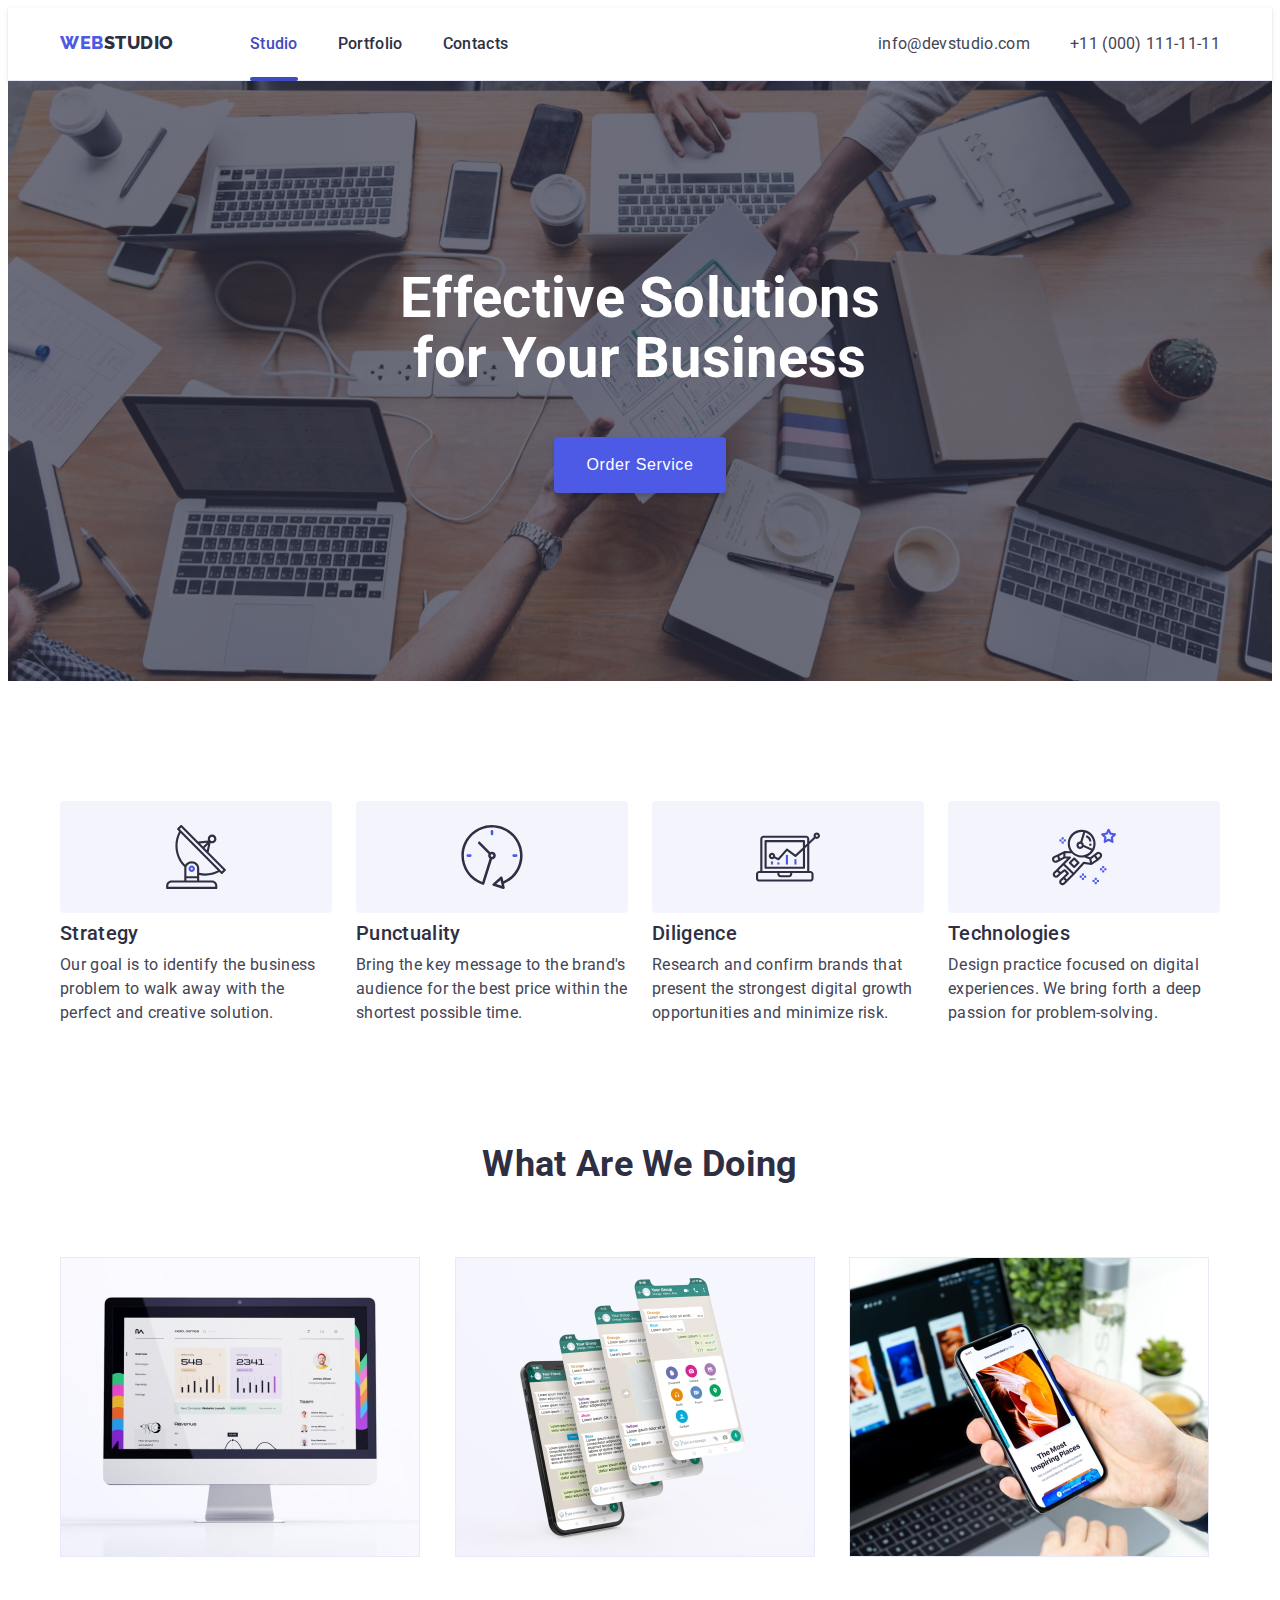
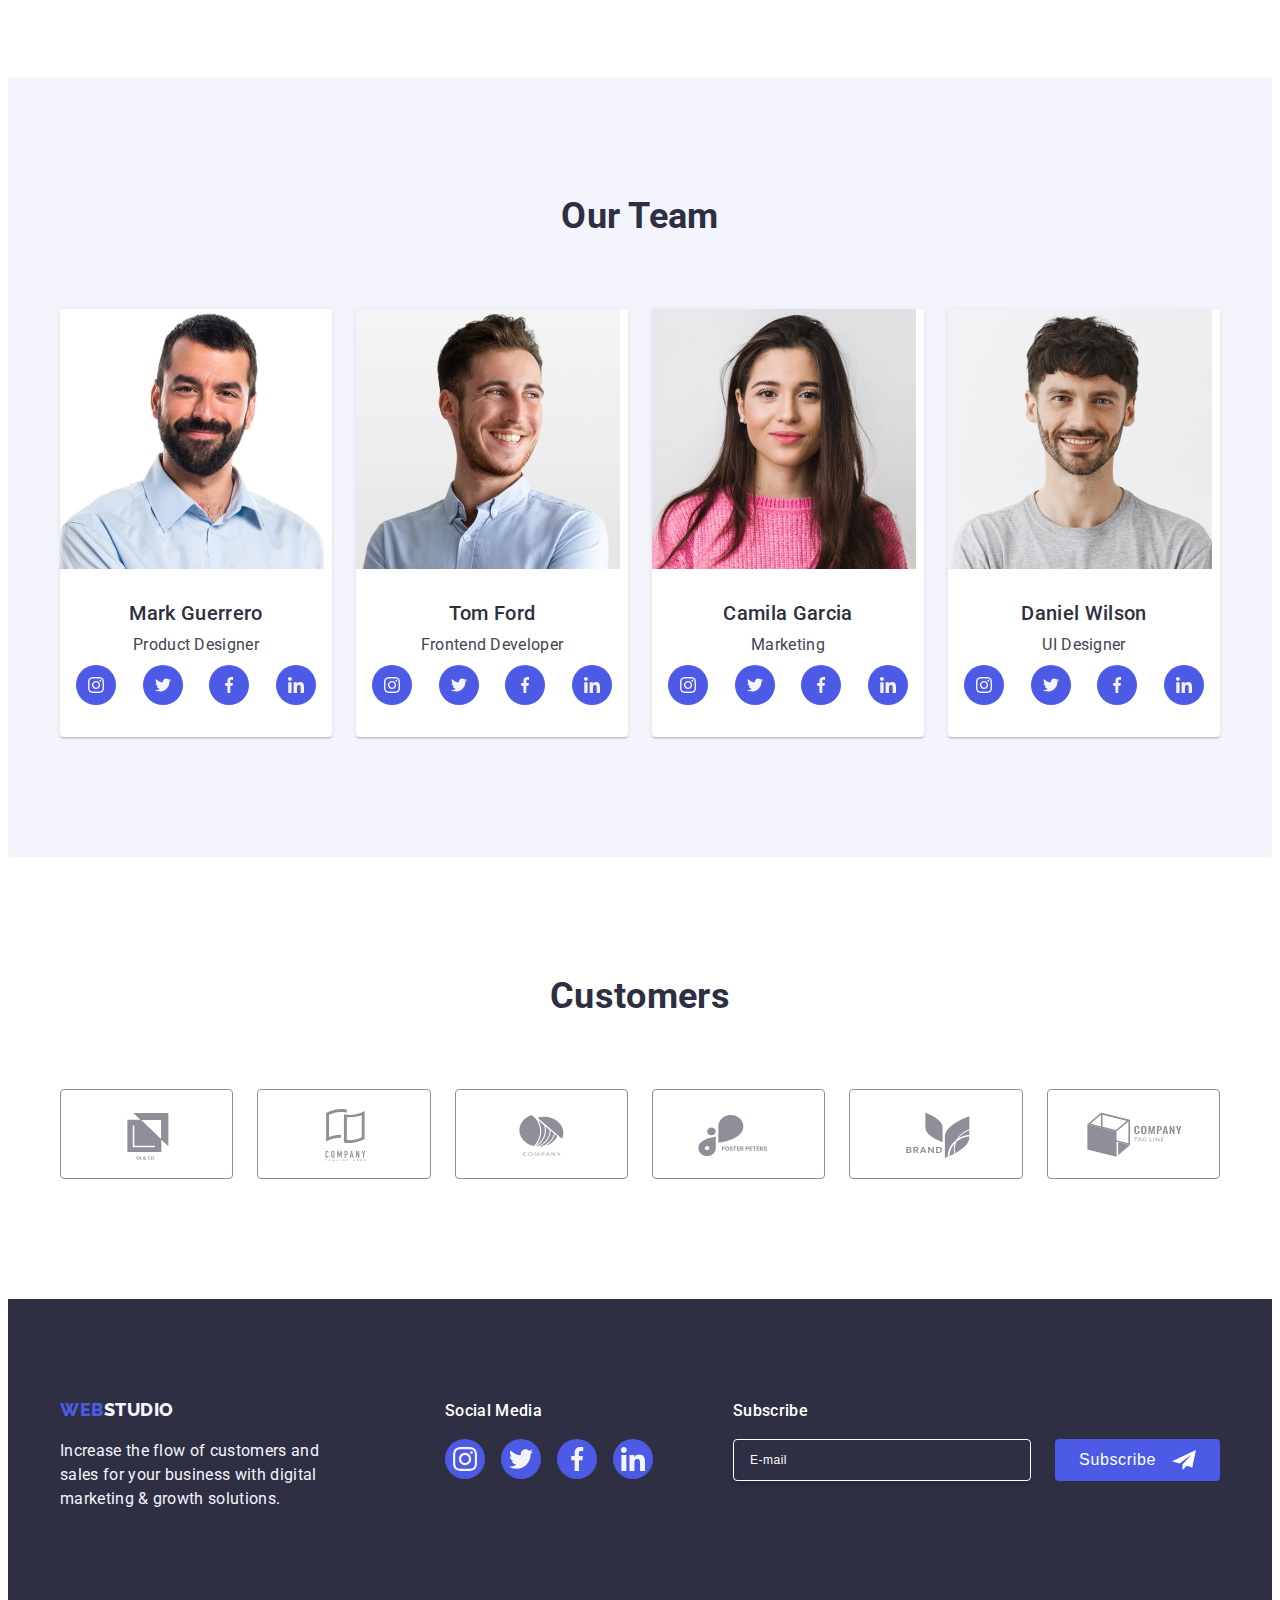
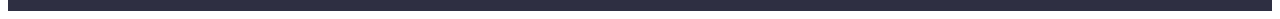
<file: index.html>
<!DOCTYPE html>
<html lang="en">
  <head>
    <meta charset="UTF-8" />
    <meta name="viewport" content="width=device-width, initial-scale=1.0" />
    <link rel="preconnect" href="https://fonts.googleapis.com" />
    <link rel="preconnect" href="https://fonts.gstatic.com" crossorigin />
    <title>WebStudio - Effective Solutions for Your Business</title>
    <link
      href="https://fonts.googleapis.com/css2?family=Raleway:wght@800&family=Roboto:wght@400;500;700;900&display=swap"
      rel="stylesheet"
    />
    <link
      rel="stylesheet"
      href="https://cdnjs.cloudflare.com/ajax/libs/modern-normalize/2.0.0/modern-normalize.min.css"
      integrity="sha512-4xo8blKMVCiXpTaLzQSLSw3KFOVPWhm/TRtuPVc4WG6kUgjH6J03IBuG7JZPkcWMxJ5huwaBpOpnwYElP/m6wg=="
      crossorigin="anonymous"
      referrerpolicy="no-referrer"
    />
    <link rel="stylesheet" href="css/styles.css" />
  </head>
  <body>
    <header class="header">
      <div class="container">
        <div class="header-holder">
          <nav class="nav">
            <ul class="nav-list">
              <li class="nav-item">
                <a href="./index.html" class="logo">
                  <span class="logo-accent">Web</span>Studio
                </a>
              </li>
              <li class="nav-item">
                <a href="./studio.html" class="nav-link active">Studio</a>
              </li>
              <li class="nav-item">
                <a href="./portfolio.html" class="nav-link">Portfolio</a>
              </li>
              <li class="nav-item">
                <a href="./contacts.html" class="nav-link">Contacts</a>
              </li>
            </ul>
          </nav>
          <address class="contacts">
            <ul class="contacts-list">
              <li class="contacts-item">
                <a href="mailto:info@devstudio.com" class="contacts-link"
                  >info@devstudio.com</a
                >
              </li>
              <li class="contacts-item">
                <a href="tel:+110001111111" class="contacts-link"
                  >+11 (000) 111-11-11</a
                >
              </li>
            </ul>
          </address>
        </div>
      </div>
    </header>

    <main>
      <section class="hero text-center">
        <div class="container">
          <h1 class="hero-headline">
            Effective Solutions<br />for Your Business
          </h1>
          <button
            type="button"
            class="hero-btn btn btn-primary"
            data-modal-open
          >
            Order Service
          </button>
        </div>
      </section>

      <section class="features section">
        <div class="container">
          <h2 class="features-headline visually-hidden">Features</h2>
          <ul class="features-list">
            <li class="features-item">
              <div class="features-icon-holder" aria-label="Antenna Icon">
                <svg class="features-icon" width="64" height="64">
                  <use href="images/icons.svg#icon-antenna"></use>
                </svg>
              </div>
              <h3 class="features-title">Strategy</h3>
              <p class="features-text">
                Our goal is to identify the business problem to walk away with
                the perfect and creative solution.
              </p>
            </li>
            <li class="features-item">
              <div class="features-icon-holder" aria-label="Clock Icon">
                <svg class="features-icon" width="64" height="64">
                  <use href="images/icons.svg#icon-clock"></use>
                </svg>
              </div>
              <h3 class="features-title">Punctuality</h3>
              <p class="features-text">
                Bring the key message to the brand's audience for the best price
                within the shortest possible time.
              </p>
            </li>
            <li class="features-item">
              <div class="features-icon-holder" aria-label="Diagram Icon">
                <svg class="features-icon" width="64" height="64">
                  <use href="images/icons.svg#icon-diagram"></use>
                </svg>
              </div>
              <h3 class="features-title">Diligence</h3>
              <p class="features-text">
                Research and confirm brands that present the strongest digital
                growth opportunities and minimize risk.
              </p>
            </li>
            <li class="features-item">
              <div class="features-icon-holder" aria-label="Astronaut Icon">
                <svg class="features-icon" width="64" height="64">
                  <use href="images/icons.svg#icon-astronaut"></use>
                </svg>
              </div>
              <h3 class="features-title">Technologies</h3>
              <p class="features-text">
                Design practice focused on digital experiences. We bring forth a
                deep passion for problem-solving.
              </p>
            </li>
          </ul>
        </div>
      </section>

      <section class="services section">
        <div class="container">
          <h2 class="services-headline text-center">What are we doing</h2>
          <ul class="services-list">
            <li class="services-item">
              <img
                src="images/services/monitor.jpg"
                width="360"
                class="services-img"
                alt="Monitor"
              />
            </li>
            <li class="services-item">
              <img
                src="images/services/screens.jpg"
                width="360"
                class="services-img"
                alt="Screens"
              />
            </li>
            <li class="services-item">
              <img
                src="images/services/phone.jpg"
                width="360"
                class="services-img"
                alt="Phone"
              />
            </li>
          </ul>
        </div>
      </section>

      <section class="team section">
        <div class="container">
          <h2 class="team-headline text-center">Our Team</h2>
          <ul class="team-list">
            <li class="team-item">
              <img
                src="images/team/mark_guerrero.jpg"
                width="264"
                class="team-img"
                alt="Mark Guerrero"
              />
              <div class="team-info">
                <h3 class="team-title">Mark Guerrero</h3>
                <p class="team-text">Product Designer</p>
                <ul class="team-social social-list">
                  <li class="team-social-item social-item">
                    <a
                      href="#"
                      class="team-social-link social-link"
                      aria-label="Instagram"
                    >
                      <svg
                        class="team-social-icon social-icon"
                        width="16"
                        height="16"
                      >
                        <use href="images/icons.svg#icon-instagram"></use>
                      </svg>
                    </a>
                  </li>
                  <li class="team-social-item social-item">
                    <a
                      href="#"
                      class="team-social-link social-link"
                      aria-label="Twitter"
                    >
                      <svg
                        class="team-social-icon social-icon"
                        width="16"
                        height="16"
                      >
                        <use href="images/icons.svg#icon-twitter"></use>
                      </svg>
                    </a>
                  </li>
                  <li class="team-social-item social-item">
                    <a
                      href="#"
                      class="team-social-link social-link"
                      aria-label="Facebook"
                    >
                      <svg
                        class="team-social-icon social-icon"
                        width="16"
                        height="16"
                      >
                        <use href="images/icons.svg#icon-facebook"></use>
                      </svg>
                    </a>
                  </li>
                  <li class="team-social-item social-item">
                    <a
                      href="#"
                      class="team-social-link social-link"
                      aria-label="Linkedin"
                    >
                      <svg
                        class="team-social-icon social-icon"
                        width="16"
                        height="16"
                      >
                        <use href="images/icons.svg#icon-linkedin"></use>
                      </svg>
                    </a>
                  </li>
                </ul>
              </div>
            </li>
            <li class="team-item">
              <img
                src="images/team/tom_ford.jpg"
                width="264"
                class="team-img"
                alt="Tom Ford"
              />
              <div class="team-info">
                <h3 class="team-title">Tom Ford</h3>
                <p class="team-text">Frontend Developer</p>
                <ul class="team-social social-list">
                  <li class="team-social-item social-item">
                    <a
                      href="#"
                      class="team-social-link social-link"
                      aria-label="Instagram"
                    >
                      <svg
                        class="team-social-icon social-icon"
                        width="16"
                        height="16"
                      >
                        <use href="images/icons.svg#icon-instagram"></use>
                      </svg>
                    </a>
                  </li>
                  <li class="team-social-item social-item">
                    <a
                      href="#"
                      class="team-social-link social-link"
                      aria-label="Twitter"
                    >
                      <svg
                        class="team-social-icon social-icon"
                        width="16"
                        height="16"
                      >
                        <use href="images/icons.svg#icon-twitter"></use>
                      </svg>
                    </a>
                  </li>
                  <li class="team-social-item social-item">
                    <a
                      href="#"
                      class="team-social-link social-link"
                      aria-label="Facebook"
                    >
                      <svg
                        class="team-social-icon social-icon"
                        width="16"
                        height="16"
                      >
                        <use href="images/icons.svg#icon-facebook"></use>
                      </svg>
                    </a>
                  </li>
                  <li class="team-social-item social-item">
                    <a
                      href="#"
                      class="team-social-link social-link"
                      aria-label="Linkedin"
                    >
                      <svg
                        class="team-social-icon social-icon"
                        width="16"
                        height="16"
                      >
                        <use href="images/icons.svg#icon-linkedin"></use>
                      </svg>
                    </a>
                  </li>
                </ul>
              </div>
            </li>
            <li class="team-item">
              <img
                src="images/team/camila_garcia.jpg"
                width="264"
                class="team-img"
                alt="Camila Garcia"
              />
              <div class="team-info">
                <h3 class="team-title">Camila Garcia</h3>
                <p class="team-text">Marketing</p>
                <ul class="team-social social-list">
                  <li class="team-social-item social-item">
                    <a
                      href="#"
                      class="team-social-link social-link"
                      aria-label="Instagram"
                    >
                      <svg
                        class="team-social-icon social-icon"
                        width="16"
                        height="16"
                      >
                        <use href="images/icons.svg#icon-instagram"></use>
                      </svg>
                    </a>
                  </li>
                  <li class="team-social-item social-item">
                    <a
                      href="#"
                      class="team-social-link social-link"
                      aria-label="Twitter"
                    >
                      <svg
                        class="team-social-icon social-icon"
                        width="16"
                        height="16"
                      >
                        <use href="images/icons.svg#icon-twitter"></use>
                      </svg>
                    </a>
                  </li>
                  <li class="team-social-item social-item">
                    <a
                      href="#"
                      class="team-social-link social-link"
                      aria-label="Facebook"
                    >
                      <svg
                        class="team-social-icon social-icon"
                        width="16"
                        height="16"
                      >
                        <use href="images/icons.svg#icon-facebook"></use>
                      </svg>
                    </a>
                  </li>
                  <li class="team-social-item social-item">
                    <a
                      href="#"
                      class="team-social-link social-link"
                      aria-label="Linkedin"
                    >
                      <svg
                        class="team-social-icon social-icon"
                        width="16"
                        height="16"
                      >
                        <use href="images/icons.svg#icon-linkedin"></use>
                      </svg>
                    </a>
                  </li>
                </ul>
              </div>
            </li>
            <li class="team-item">
              <img
                src="images/team/daniel_wilson.jpg"
                width="264"
                class="team-img"
                alt="Daniel Wilson"
              />
              <div class="team-info">
                <h3 class="team-title">Daniel Wilson</h3>
                <p class="team-text">UI Designer</p>
                <ul class="team-social social-list">
                  <li class="team-social-item social-item">
                    <a
                      href="#"
                      class="team-social-link social-link"
                      aria-label="Instagram"
                    >
                      <svg
                        class="team-social-icon social-icon"
                        width="16"
                        height="16"
                      >
                        <use href="images/icons.svg#icon-instagram"></use>
                      </svg>
                    </a>
                  </li>
                  <li class="team-social-item social-item">
                    <a
                      href="#"
                      class="team-social-link social-link"
                      aria-label="Twitter"
                    >
                      <svg
                        class="team-social-icon social-icon"
                        width="16"
                        height="16"
                      >
                        <use href="images/icons.svg#icon-twitter"></use>
                      </svg>
                    </a>
                  </li>
                  <li class="team-social-item social-item">
                    <a
                      href="#"
                      class="team-social-link social-link"
                      aria-label="Facebook"
                    >
                      <svg
                        class="team-social-icon social-icon"
                        width="16"
                        height="16"
                      >
                        <use href="images/icons.svg#icon-facebook"></use>
                      </svg>
                    </a>
                  </li>
                  <li class="team-social-item social-item">
                    <a
                      href="#"
                      class="team-social-link social-link"
                      aria-label="Linkedin"
                    >
                      <svg
                        class="team-social-icon social-icon"
                        width="16"
                        height="16"
                      >
                        <use href="images/icons.svg#icon-linkedin"></use>
                      </svg>
                    </a>
                  </li>
                </ul>
              </div>
            </li>
          </ul>
        </div>
      </section>

      <section class="customers section">
        <div class="container">
          <h2 class="customers-headline text-center">Customers</h2>
          <ul class="customers-list">
            <li class="customers-item">
              <a
                href="#"
                class="customers-link"
                target="_blank"
                aria-label="Company 1"
              >
                <svg class="customers-icon" width="104" height="56">
                  <use href="images/icons.svg#icon-logo-1"></use>
                </svg>
              </a>
            </li>
            <li class="customers-item">
              <a
                href="#"
                class="customers-link"
                target="_blank"
                aria-label="Company 2"
              >
                <svg class="customers-icon" width="104" height="56">
                  <use href="images/icons.svg#icon-logo-2"></use>
                </svg>
              </a>
            </li>
            <li class="customers-item">
              <a
                href="#"
                class="customers-link"
                target="_blank"
                aria-label="Company 3"
              >
                <svg class="customers-icon" width="104" height="56">
                  <use href="images/icons.svg#icon-logo-3"></use>
                </svg>
              </a>
            </li>
            <li class="customers-item">
              <a
                href="#"
                class="customers-link"
                target="_blank"
                aria-label="Company 4"
              >
                <svg class="customers-icon" width="104" height="56">
                  <use href="images/icons.svg#icon-logo-4"></use>
                </svg>
              </a>
            </li>
            <li class="customers-item">
              <a
                href="#"
                class="customers-link"
                target="_blank"
                aria-label="Company 5"
              >
                <svg class="customers-icon" width="104" height="56">
                  <use href="images/icons.svg#icon-logo-5"></use>
                </svg>
              </a>
            </li>
            <li class="customers-item">
              <a
                href="#"
                class="customers-link"
                target="_blank"
                aria-label="Company 6"
              >
                <svg class="customers-icon" width="104" height="56">
                  <use href="images/icons.svg#icon-logo-6"></use>
                </svg>
              </a>
            </li>
          </ul>
        </div>
      </section>
    </main>

    <div class="modal is-hidden" data-modal>
      <div class="modal-window">
        <button
          type="button"
          class="modal-close"
          aria-label="Close Modal Window"
          data-modal-close
        >
          <svg class="modal-close-icon" width="8" height="8">
            <use href="images/icons.svg#icon-close"></use>
          </svg>
        </button>
        <strong class="modal-headline"
          >Leave your contacts and we will call you back</strong
        >
        <form name="order" class="order-form">
          <label class="order-form-label">
            Name
            <input type="text" name="name" class="order-form-input" />
            <svg class="order-form-icon" width="18" height="24">
              <use href="images/icons.svg#icon-person"></use>
            </svg>
          </label>
          <label class="order-form-label">
            Phone
            <input type="tel" name="phone" class="order-form-input" />
            <svg class="order-form-icon" width="18" height="24">
              <use href="images/icons.svg#icon-phone"></use>
            </svg>
          </label>
          <label class="order-form-label">
            Email
            <input type="email" name="email" class="order-form-input" />
            <svg class="order-form-icon" width="18" height="24">
              <use href="images/icons.svg#icon-email"></use>
            </svg>
          </label>
          <label class="order-form-label">
            Comment
            <textarea
              name="comment"
              class="order-form-input"
              placeholder="Text input"
            ></textarea>
          </label>
          <label class="order-form-label order-form-checkbox">
            <input
              type="checkbox"
              name="privacy-policy"
              class="visually-hidden"
            />
            <span class="order-form-checkbox-holder">
              <svg class="order-form-checkbox-icon" width="10" height="8">
                <use href="images/icons.svg#icon-check"></use>
              </svg>
            </span>
            <p class="order-form-checkbox-text">
              I accept the terms and conditions of the
              <a href="#">Privacy Policy</a>
            </p>
          </label>
          <button type="submit" class="order-form-btn btn btn-primary">
            Send
          </button>
        </form>
      </div>
    </div>

    <footer class="footer">
      <div class="container">
        <div class="footer-holder">
          <div class="footer-info">
            <a href="./index.html" class="footer-logo logo">
              <span class="logo-accent">Web</span>Studio
            </a>
            <p class="footer-text">
              Increase the flow of customers and sales for your business with
              digital marketing & growth solutions.
            </p>
          </div>
          <div class="footer-social">
            <h2 class="footer-headline">Social media</h2>
            <ul class="footer-social-list social-list">
              <li class="footer-social-item social-item">
                <a
                  href="#"
                  class="footer-social-link social-link"
                  aria-label="Instagram"
                >
                  <svg
                    class="footer-social-icon social-icon"
                    width="24"
                    height="24"
                  >
                    <use href="images/icons.svg#icon-instagram"></use>
                  </svg>
                </a>
              </li>
              <li class="footer-social-item social-item">
                <a
                  href="#"
                  class="footer-social-link social-link"
                  aria-label="Twitter"
                >
                  <svg
                    class="footer-social-icon social-icon"
                    width="24"
                    height="24"
                  >
                    <use href="images/icons.svg#icon-twitter"></use>
                  </svg>
                </a>
              </li>
              <li class="footer-social-item social-item">
                <a
                  href="#"
                  class="footer-social-link social-link"
                  aria-label="Facebook"
                >
                  <svg
                    class="footer-social-icon social-icon"
                    width="24"
                    height="24"
                  >
                    <use href="images/icons.svg#icon-facebook"></use>
                  </svg>
                </a>
              </li>
              <li class="footer-social-item social-item">
                <a
                  href="#"
                  class="footer-social-link social-link"
                  aria-label="Linkedin"
                >
                  <svg
                    class="footer-social-icon social-icon"
                    width="24"
                    height="24"
                  >
                    <use href="images/icons.svg#icon-linkedin"></use>
                  </svg>
                </a>
              </li>
            </ul>
          </div>
          <div class="footer-subscribe">
            <h2 class="footer-headline">Subscribe</h2>
            <form name="subscribe" class="subscribe-form">
              <label class="visually-hidden" for="subscribe-email">E-mail</label>
              <input
                type="email"
                id="subscribe-email"
                name="email"
                class="subscribe-form-input"
                placeholder="E-mail"
              />              
              <button type="submit" class="subscribe-form-btn btn btn-primary">
                Subscribe
                <svg
                    class="subscribe-form-icon"
                    width="24"
                    height="24"
                  >
                    <use href="images/icons.svg#icon-plane"></use>
                  </svg>
              </button>
          </div>
        </div>
      </div>
    </footer>

    <script src="./js/modal.js"></script>
  </body>
</html>
</file>
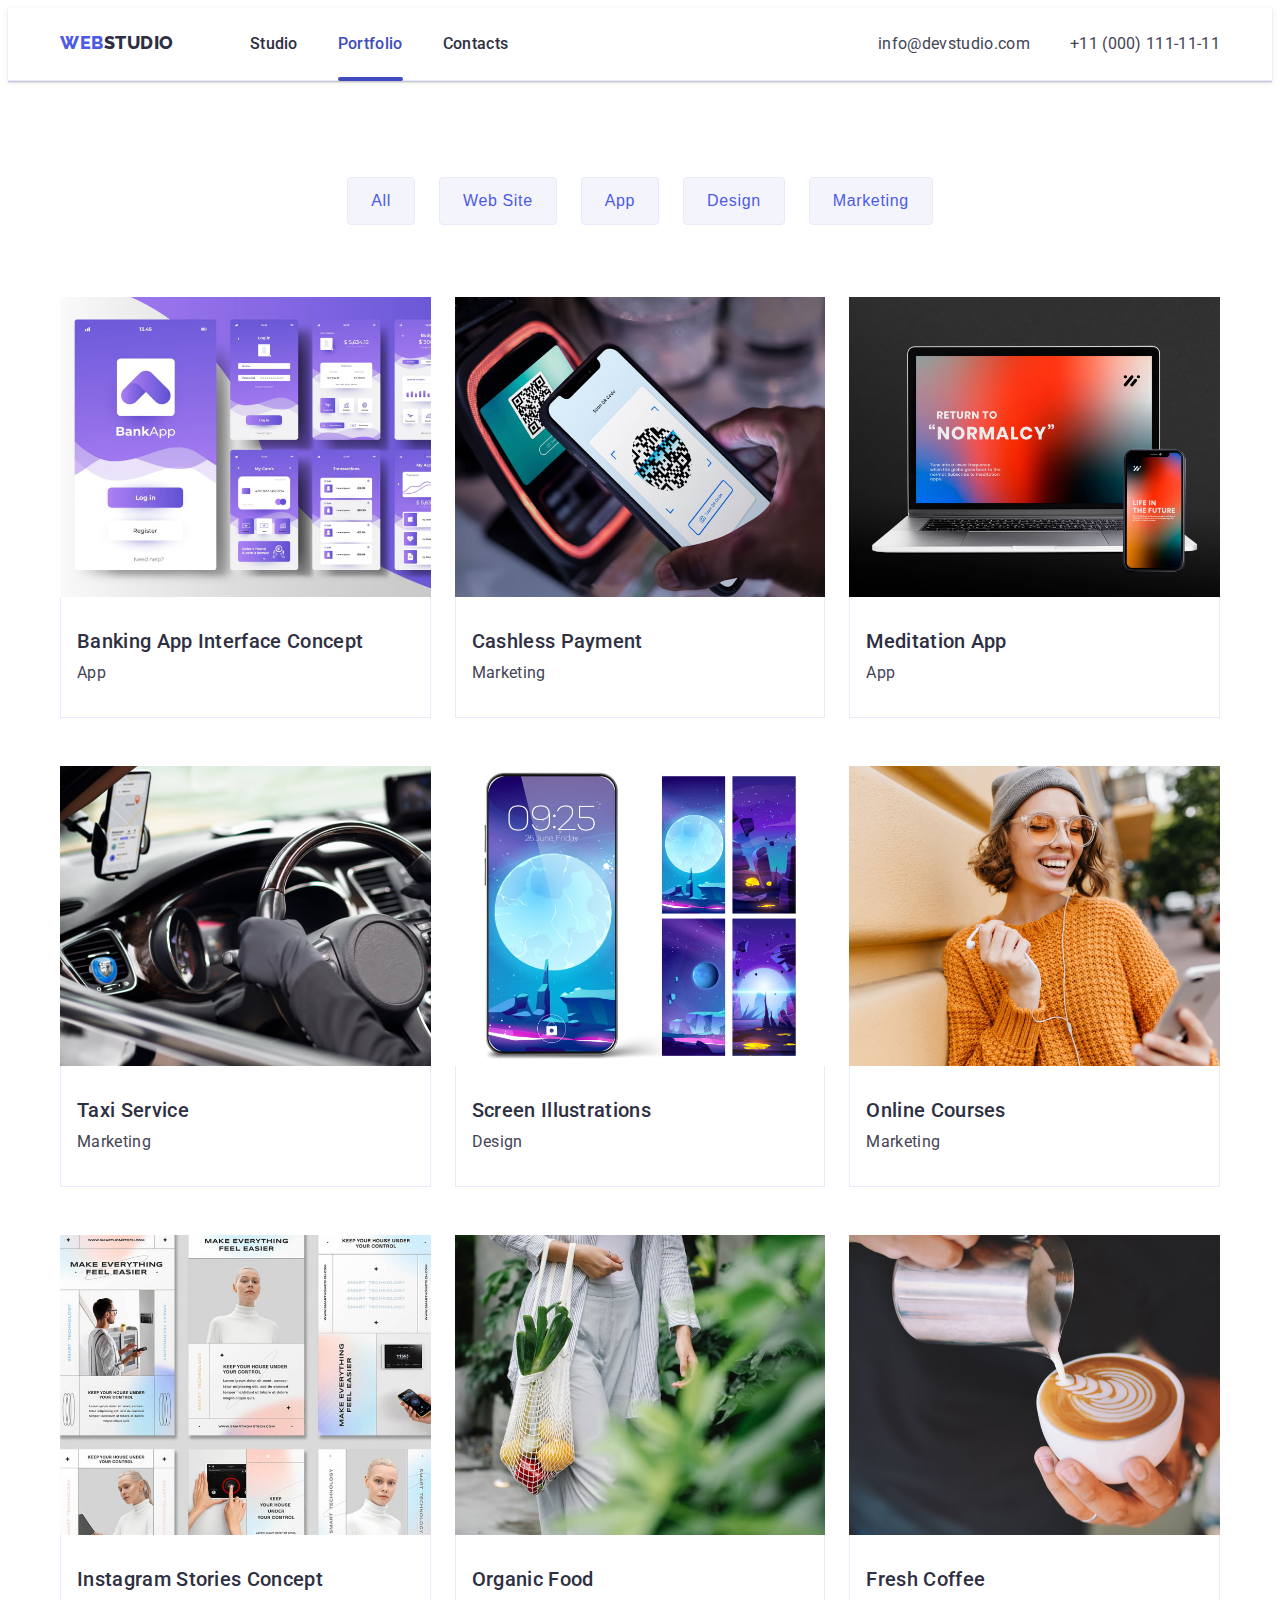
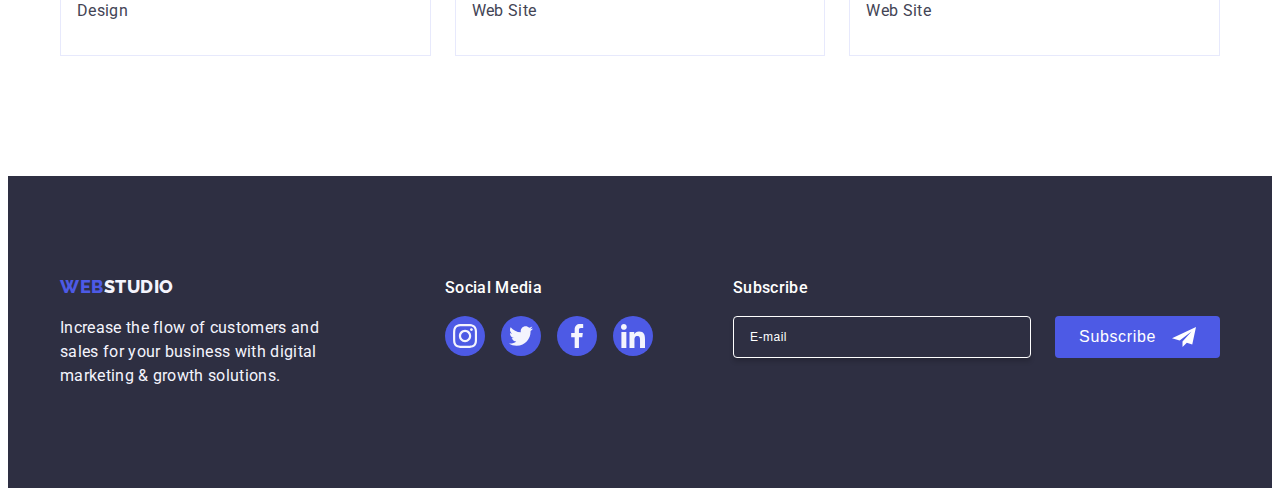
<file: portfolio.html>
<!DOCTYPE html>
<html lang="en">
  <head>
    <meta charset="UTF-8" />
    <meta name="viewport" content="width=device-width, initial-scale=1.0" />
    <link rel="preconnect" href="https://fonts.googleapis.com" />
    <link rel="preconnect" href="https://fonts.gstatic.com" crossorigin />
    <title>WebStudio - Effective Solutions for Your Business | Portfolio</title>
    <link
      href="https://fonts.googleapis.com/css2?family=Raleway:wght@800&family=Roboto:wght@400;500;700;900&display=swap"
      rel="stylesheet"
    />
    <link
      rel="stylesheet"
      href="https://cdnjs.cloudflare.com/ajax/libs/modern-normalize/2.0.0/modern-normalize.min.css"
      integrity="sha512-4xo8blKMVCiXpTaLzQSLSw3KFOVPWhm/TRtuPVc4WG6kUgjH6J03IBuG7JZPkcWMxJ5huwaBpOpnwYElP/m6wg=="
      crossorigin="anonymous"
      referrerpolicy="no-referrer"
    />
    <link rel="stylesheet" href="css/styles.css" />
  </head>
  <body>
    <header class="header">
      <div class="container">
        <div class="header-holder">
          <nav class="nav">
            <ul class="nav-list">
              <li class="nav-item">
                <a href="./index.html" class="logo">
                  <span class="logo-accent">Web</span>Studio
                </a>
              </li>
              <li class="nav-item">
                <a href="./studio.html" class="nav-link">Studio</a>
              </li>
              <li class="nav-item">
                <a href="./portfolio.html" class="nav-link active">Portfolio</a>
              </li>
              <li class="nav-item">
                <a href="./contacts.html" class="nav-link">Contacts</a>
              </li>
            </ul>
          </nav>
          <address class="contacts">
            <ul class="contacts-list">
              <li class="contacts-item">
                <a href="mailto:info@devstudio.com" class="contacts-link"
                  >info@devstudio.com</a
                >
              </li>
              <li class="contacts-item">
                <a href="tel:+110001111111" class="contacts-link"
                  >+11 (000) 111-11-11</a
                >
              </li>
            </ul>
          </address>
        </div>
      </div>
    </header>

    <main>
      <section class="portfolio section">
        <div class="container">
          <h1 class="visually-hidden">Portfolio</h1>
          <ul class="portfolio-filters">
            <li class="portfolio-filters-item">
              <button type="button" class="portfolio-filters-btn btn btn-light">
                All
              </button>
            </li>
            <li class="portfolio-filters-item">
              <button type="button" class="portfolio-filters-btn btn btn-light">
                Web Site
              </button>
            </li>
            <li class="portfolio-filters-item">
              <button type="button" class="portfolio-filters-btn btn btn-light">
                App
              </button>
            </li>
            <li class="portfolio-filters-item">
              <button type="button" class="portfolio-filters-btn btn btn-light">
                Design
              </button>
            </li>
            <li class="portfolio-filters-item">
              <button type="button" class="portfolio-filters-btn btn btn-light">
                Marketing
              </button>
            </li>
          </ul>
          <ul class="portfolio-list">
            <li class="portfolio-item">
              <a href="#" class="portfolio-link">
                <div class="portfolio-block">
                  <img
                    src="images/portfolio//banking-app.jpg"
                    width="360"
                    class="portfolio-img"
                    alt="Banking App"
                  />
                  <div class="portfolio-overlay">
                    <p>
                      14 Stylish and User-Friendly App Design Concepts · Task
                      Manager App · Calorie Tracker App · Exotic Fruit Ecommerce
                      App · Cloud Storage App
                    </p>
                  </div>
                </div>
                <div class="portfolio-info">
                  <h2 class="portfolio-title">Banking App Interface Concept</h2>
                  <p class="portfolio-text">App</p>
                </div>
              </a>
            </li>
            <li class="portfolio-item">
              <a href="#" class="portfolio-link">
                <div class="portfolio-block">
                  <img
                    src="images/portfolio/cashless-payment.jpg"
                    width="360"
                    class="portfolio-img"
                    alt="Cashless Payment"
                  />
                  <div class="portfolio-overlay">
                    <p>
                      14 Stylish and User-Friendly App Design Concepts · Task
                      Manager App · Calorie Tracker App · Exotic Fruit Ecommerce
                      App · Cloud Storage App
                    </p>
                  </div>
                </div>
                <div class="portfolio-info">
                  <h2 class="portfolio-title">Cashless Payment</h2>
                  <p class="portfolio-text">Marketing</p>
                </div>
              </a>
            </li>
            <li class="portfolio-item">
              <a href="#" class="portfolio-link">
                <div class="portfolio-block">
                  <img
                    src="images/portfolio/meditation-app.jpg"
                    width="360"
                    class="portfolio-img"
                    alt="Meditation App"
                  />
                  <div class="portfolio-overlay">
                    <p>
                      14 Stylish and User-Friendly App Design Concepts · Task
                      Manager App · Calorie Tracker App · Exotic Fruit Ecommerce
                      App · Cloud Storage App
                    </p>
                  </div>
                </div>
                <div class="portfolio-info">
                  <h2 class="portfolio-title">Meditation App</h2>
                  <p class="portfolio-text">App</p>
                </div>
              </a>
            </li>
            <li class="portfolio-item">
              <a href="#" class="portfolio-link">
                <div class="portfolio-block">
                  <img
                    src="images/portfolio/taxi-service.jpg"
                    width="360"
                    class="portfolio-img"
                    alt="Taxi Service"
                  />
                  <div class="portfolio-overlay">
                    <p>
                      14 Stylish and User-Friendly App Design Concepts · Task
                      Manager App · Calorie Tracker App · Exotic Fruit Ecommerce
                      App · Cloud Storage App
                    </p>
                  </div>
                </div>
                <div class="portfolio-info">
                  <h2 class="portfolio-title">Taxi Service</h2>
                  <p class="portfolio-text">Marketing</p>
                </div>
              </a>
            </li>
            <li class="portfolio-item">
              <a href="#" class="portfolio-link">
                <div class="portfolio-block">
                  <img
                    src="images/portfolio/screen-illustrations.jpg"
                    width="360"
                    class="portfolio-img"
                    alt="Screen Illustrations"
                  />
                  <div class="portfolio-overlay">
                    <p>
                      14 Stylish and User-Friendly App Design Concepts · Task
                      Manager App · Calorie Tracker App · Exotic Fruit Ecommerce
                      App · Cloud Storage App
                    </p>
                  </div>
                </div>
                <div class="portfolio-info">
                  <h2 class="portfolio-title">Screen Illustrations</h2>
                  <p class="portfolio-text">Design</p>
                </div>
              </a>
            </li>
            <li class="portfolio-item">
              <a href="#" class="portfolio-link">
                <div class="portfolio-block">
                  <img
                    src="images/portfolio/online-courses.jpg"
                    width="360"
                    class="portfolio-img"
                    alt="Online Courses"
                  />
                  <div class="portfolio-overlay">
                    <p>
                      14 Stylish and User-Friendly App Design Concepts · Task
                      Manager App · Calorie Tracker App · Exotic Fruit Ecommerce
                      App · Cloud Storage App
                    </p>
                  </div>
                </div>
                <div class="portfolio-info">
                  <h2 class="portfolio-title">Online Courses</h2>
                  <p class="portfolio-text">Marketing</p>
                </div>
              </a>
            </li>
            <li class="portfolio-item">
              <a href="#" class="portfolio-link">
                <div class="portfolio-block">
                  <img
                    src="images/portfolio/instagram-stories.jpg"
                    width="360"
                    class="portfolio-img"
                    alt="Instagram Stories"
                  />
                  <div class="portfolio-overlay">
                    <p>
                      14 Stylish and User-Friendly App Design Concepts · Task
                      Manager App · Calorie Tracker App · Exotic Fruit Ecommerce
                      App · Cloud Storage App
                    </p>
                  </div>
                </div>
                <div class="portfolio-info">
                  <h2 class="portfolio-title">Instagram Stories Concept</h2>
                  <p class="portfolio-text">Design</p>
                </div>
              </a>
            </li>
            <li class="portfolio-item">
              <a href="#" class="portfolio-link">
                <div class="portfolio-block">
                  <img
                    src="images/portfolio/organic-food.jpg"
                    width="360"
                    class="portfolio-img"
                    alt="Organic Food"
                  />
                  <div class="portfolio-overlay">
                    <p>
                      14 Stylish and User-Friendly App Design Concepts · Task
                      Manager App · Calorie Tracker App · Exotic Fruit Ecommerce
                      App · Cloud Storage App
                    </p>
                  </div>
                </div>
                <div class="portfolio-info">
                  <h2 class="portfolio-title">Organic Food</h2>
                  <p class="portfolio-text">Web Site</p>
                </div>
              </a>
            </li>
            <li class="portfolio-item">
              <a href="#" class="portfolio-link">
                <div class="portfolio-block">
                  <img
                    src="images/portfolio/fresh-coffee.jpg"
                    width="360"
                    class="portfolio-img"
                    alt="Fresh Coffee"
                  />
                  <div class="portfolio-overlay">
                    <p>
                      14 Stylish and User-Friendly App Design Concepts · Task
                      Manager App · Calorie Tracker App · Exotic Fruit Ecommerce
                      App · Cloud Storage App
                    </p>
                  </div>
                </div>
                <div class="portfolio-info">
                  <h2 class="portfolio-title">Fresh Coffee</h2>
                  <p class="portfolio-text">Web Site</p>
                </div>
              </a>
            </li>
          </ul>
        </div>
      </section>
    </main>

    <footer class="footer">
      <div class="container">
        <div class="footer-holder">
          <div class="footer-info">
            <a href="./index.html" class="footer-logo logo">
              <span class="logo-accent">Web</span>Studio
            </a>
            <p class="footer-text">
              Increase the flow of customers and sales for your business with
              digital marketing & growth solutions.
            </p>
          </div>
          <div class="footer-social">
            <h2 class="footer-headline">Social media</h2>
            <ul class="footer-social-list social-list">
              <li class="footer-social-item social-item">
                <a
                  href="#"
                  class="footer-social-link social-link"
                  aria-label="Instagram"
                >
                  <svg
                    class="footer-social-icon social-icon"
                    width="24"
                    height="24"
                  >
                    <use href="images/icons.svg#icon-instagram"></use>
                  </svg>
                </a>
              </li>
              <li class="footer-social-item social-item">
                <a
                  href="#"
                  class="footer-social-link social-link"
                  aria-label="Twitter"
                >
                  <svg
                    class="footer-social-icon social-icon"
                    width="24"
                    height="24"
                  >
                    <use href="images/icons.svg#icon-twitter"></use>
                  </svg>
                </a>
              </li>
              <li class="footer-social-item social-item">
                <a
                  href="#"
                  class="footer-social-link social-link"
                  aria-label="Facebook"
                >
                  <svg
                    class="footer-social-icon social-icon"
                    width="24"
                    height="24"
                  >
                    <use href="images/icons.svg#icon-facebook"></use>
                  </svg>
                </a>
              </li>
              <li class="footer-social-item social-item">
                <a
                  href="#"
                  class="footer-social-link social-link"
                  aria-label="Linkedin"
                >
                  <svg
                    class="footer-social-icon social-icon"
                    width="24"
                    height="24"
                  >
                    <use href="images/icons.svg#icon-linkedin"></use>
                  </svg>
                </a>
              </li>
            </ul>
          </div>
          <div class="footer-subscribe">
            <h2 class="footer-headline">Subscribe</h2>
            <form name="subscribe" class="subscribe-form">
              <label class="visually-hidden" for="subscribe-email">E-mail</label>
              <input
                type="email"
                id="subscribe-email"
                name="email"
                class="subscribe-form-input"
                placeholder="E-mail"
              />              
              <button type="submit" class="subscribe-form-btn btn btn-primary">
                Subscribe
                <svg
                    class="subscribe-form-icon"
                    width="24"
                    height="24"
                  >
                    <use href="images/icons.svg#icon-plane"></use>
                  </svg>
              </button>
          </div>
        </div>
      </div>
    </footer>
  </body>
</html>
</file>
<file: css/styles.css>
/* Global variables */

:root {
  /* Fonts */
  --font-main: 'Roboto', sans-serif;
  --font-logo: 'Raleway', sans-serif;

  /* Letter Spacing */
  --letter-spacing-sm: 0.02em;
  --letter-spacing-md: 0.03em;
  --letter-spacing-lg: 0.04em;

  /* Transition */
  --transition-fast: 250ms cubic-bezier(0.4, 0, 0.2, 1);

  /* Colors */
  --iris: #4d5ae5;
  --ocean: #404bbf;
  --navy-blue: 46, 47, 66;
  --green: #31d0aa;
  --slate: #434455;
  --light-slate: #8e8f99;
  --cornflower: #e7e9fc;
  --cloud: #f4f4fd;
  --navy-blue-modal: #2e2f42;
  --grey: #2e2f42;
  --dairy: #fcfcfc;
  --white: #fff;
  --black: 0, 0, 0;

  /* Color Variables  */
  --color-primary: var(--iris);
  --color-pressed: var(--ocean);
  --color-dark: var(--navy-blue);
  --color-success: var(--green);
  --color-text: var(--slate);
  --color-subtitle: var(--light-slate);
  --color-accent: var(--cornflower);
  --color-light: var(--cloud);
  --color-overlay: var(--navy-blue-modal);
  --color-dark-background: var(--grey);
  --color-light-background: var(--dairy);
  --color-white: var(--white);
  --color-black: var(--black);
}

/* Main styles */

body {
  font-family: var(--font-main);
  font-size: 16px;
  line-height: 1.5;
  letter-spacing: var(--letter-spacing-sm);
  color: var(--color-text);
}

h1,
h2,
h3 {
  margin-top: 0;
  color: rgb(var(--color-dark));
}

h1 {
  margin-bottom: 0;
  font-size: 56px;
  line-height: 1.07;
}

h2 {
  margin-bottom: 72px;
  font-size: 36px;
  line-height: 1.11;
  text-transform: capitalize;
}

h3 {
  margin-bottom: 8px;
  font-size: 20px;
  font-weight: 500;
  line-height: 1.2;
}

ul,
ol {
  margin: 0;
  padding: 0;
  list-style-type: none;
}

p {
  margin-top: 0;
}

p:last-child {
  margin-bottom: 0;
}

button {
  font-size: inherit;
  line-height: inherit;
  cursor: pointer;
}

a {
  text-decoration: none;
  color: inherit;
  transition: color var(--transition-fast);
}

img {
  display: block;
  max-width: 100%;
  height: auto;
}

svg {
  max-width: 100%;
}

address {
  font-style: normal;
}

input {
  background-color: transparent;
}

.visually-hidden {
  position: absolute;
  width: 1px;
  height: 1px;
  margin: -1px;
  border: 0;
  padding: 0;
  outline: 0;
  outline-offset: 0;
  white-space: nowrap;
  clip-path: inset(100%);
  clip: rect(0 0 0 0);
  overflow: hidden;
}

.text-sm {
  font-size: 12px;
  line-height: 1.17;
  letter-spacing: var(--letter-spacing-lg);
}

.text-center {
  text-align: center;
}

.btn {
  border-radius: 4px;
  font-weight: 500;
  letter-spacing: var(--letter-spacing-lg);
}

.btn-primary {
  padding: 16px 32px;
  border: none;
  box-shadow: 0 4px 4px 0 rgba(var(--color-black), 0.15);
  background-color: var(--color-primary);
  color: var(--color-white);
  transition: background-color var(--transition-fast);
}

.btn-primary:hover,
.btn-primary:focus {
  background-color: var(--color-pressed);
}

.btn-light {
  padding: 11px 23px;
  border: 1px solid var(--color-accent);
  background-color: var(--color-light);
  color: var(--color-primary);
  transition: var(--transition-fast);
  transition-property: border-color, box-shadow, background-color, color;
}

.btn-light:hover,
.btn-light:focus {
  border-color: var(--color-pressed);
  box-shadow: 0 2px 2px 0 rgba(var(--color-black), 0.12),
    0 2px 1px 0 rgba(var(--color-black), 0.08),
    0 3px 1px 0 rgba(var(--color-black), 0.1);
  background-color: var(--color-pressed);
  color: var(--color-white);
}

.container {
  max-width: 1160px;
  margin: 0 auto;
  padding: 0 16px;
}

.section {
  padding: 120px 0;
}

/* Social */
.social-list {
  display: flex;
  gap: 16px;
}

.social-link {
  display: flex;
  justify-content: center;
  align-items: center;
  width: 40px;
  height: 40px;
  border-radius: 50%;
  background-color: var(--color-primary);
  color: var(--color-light);
  transition: background-color var(--transition-fast);
}

.social-link:hover,
.social-link:focus {
  background-color: var(--color-success);
}

.social-icon {
  fill: currentColor;
}

/* Header */
.header {
  border-bottom: 1px solid var(--color-accent);
  box-shadow: 0 1px 6px 0 rgba(var(--color-dark), 0.08),
    0 1px 1px 0 rgba(var(--color-dark), 0.16),
    0 2px 1px 0 rgba(var(--color-dark), 0.08);
}

.header-holder {
  display: flex;
  justify-content: space-between;
  align-items: center;
  gap: 30px;
}

/* Logo */

.logo {
  text-transform: uppercase;
  font-family: var(--font-logo);
  font-size: 18px;
  font-weight: 800;
  line-height: 1.17;
  letter-spacing: var(--letter-spacing-md);
  color: rgb(var(--color-dark));
}

.logo-accent {
  color: var(--color-primary);
}

/* Nav */
.nav-list {
  display: flex;
  align-items: center;
  gap: 40px;
}

.nav-item:first-child {
  margin-right: 36px;
}

.nav-link {
  position: relative;
  display: block;
  padding: 24px 0;
  font-weight: 500;
  color: rgb(var(--color-dark));
}

.nav-link::after {
  content: '';
  position: absolute;
  bottom: -1px;
  left: 0;
  display: block;
  width: 100%;
  height: 4px;
  border-radius: 2px;
  background-color: var(--color-pressed);
  opacity: 0;
  transition: opacity var(--transition-fast);
}

.nav-link.active,
.nav-link:hover,
.nav-link:focus {
  color: var(--color-pressed);
}

.nav-link.active::after {
  opacity: 1;
}

/* Contacts */
.contacts-list {
  display: flex;
  gap: 40px;
}

.contacts-link:hover,
.contacts-link:focus {
  color: var(--color-pressed);
}

/* Hero Section */

.hero {
  max-width: 1440px;
  margin: 0 auto;
  padding: 188px 0;
  background: linear-gradient(
      to bottom,
      rgba(var(--color-dark), 0.7),
      rgba(var(--color-dark), 0.7)
    ),
    url('../images/people-office.jpg') no-repeat center top / cover;
}

.hero-headline {
  color: var(--color-white);
}

.hero-btn {
  margin-top: 48px;
}

/* Features Section */
.features {
  padding-bottom: 0;
}

.features-list {
  display: flex;
  flex-wrap: wrap;
  gap: 24px;
}

.features-item {
  flex-basis: calc((100% - 72px) / 4);
}

.features-icon-holder {
  display: flex;
  justify-content: center;
  margin-bottom: 8px;
  padding: 24px;
  border-radius: 4px;
  background-color: var(--color-light);
}

/* Services Section */

.services-list {
  display: flex;
  flex-wrap: wrap;
  gap: 24px;
}

.services-item {
  flex-basis: calc((100% - 48px) / 3);
}

/* Team Section */

.team {
  background-color: var(--color-light);
}

.team-list {
  display: flex;
  flex-wrap: wrap;
  gap: 24px;
}

.team-item {
  flex-basis: calc((100% - 72px) / 4);
  border-radius: 0 0 4px 4px;
  box-shadow: 0 2px 1px 0 rgba(var(--color-dark), 0.08),
    0 1px 1px 0 rgba(var(--color-dark), 0.16),
    0 1px 6px 0 rgba(var(--color-dark), 0.08);
  background-color: var(--color-white);
}

.team-info {
  padding: 32px 16px;
  text-align: center;
}

.team-text {
  margin-bottom: 8px;
}

.team-social {
  justify-content: space-between;
}

.team-social-link:hover,
.team-social-link:focus {
  background-color: var(--color-pressed);
}

/* Customers */

.customers-list {
  display: flex;
  flex-wrap: wrap;
  gap: 24px;
}

.customers-item {
  flex-basis: calc((100% - 120px) / 6);
}

.customers-link {
  display: flex;
  justify-content: center;
  align-items: center;
  height: 88px;
  border: 1px solid var(--color-subtitle);
  border-radius: 4px;
  color: var(--color-subtitle);
  transition: var(--transition-fast);
  transition-property: border-color, color;
}

.customers-link:hover,
.customers-link:focus {
  border-color: var(--color-pressed);
  color: var(--color-pressed);
}

.customers-icon {
  fill: currentColor;
}

/* Portfolio Section */
.portfolio {
  padding-top: 96px;
}

.portfolio-filters {
  display: flex;
  flex-wrap: wrap;
  justify-content: center;
  gap: 24px;
  margin-bottom: 72px;
}

.portfolio-list {
  display: flex;
  flex-wrap: wrap;
  gap: 48px 24px;
}

.portfolio-item {
  flex-basis: calc((100% - 48px) / 3);
}

.portfolio-link {
  display: block;
  background-color: var(--color-white);
  transition: box-shadow var(--transition-fast);
}

.portfolio-link:hover,
.portfolio-link:focus {
  box-shadow: 0 2px 1px 0 rgba(var(--color-dark), 0.08),
    0 1px 1px 0 rgba(var(--color-dark), 0.16),
    0 1px 6px 0 rgba(var(--color-dark), 0.08);
}

.portfolio-link:hover .portfolio-info,
.portfolio-link:focus .portfolio-info {
  border-color: var(--color-light);
}

.portfolio-link:hover .portfolio-overlay,
.portfolio-link:focus .portfolio-overlay {
  transform: none;
  visibility: visible;
}

.portfolio-block {
  position: relative;
  height: 300px;
  overflow: hidden;
}

.portfolio-img {
  width: 100%;
  height: 100%;
  object-fit: cover;
}

.portfolio-overlay {
  position: absolute;
  inset: 0;
  transform: translateY(100%);
  padding: 40px 32px;
  background-color: var(--color-primary);
  color: var(--color-light);
  visibility: hidden;
  transition: var(--transition-fast);
  transition-property: transform, visibility;
}

.portfolio-info {
  padding: 32px 16px;
  border: 1px solid var(--color-accent);
  border-top: none;
  transition: border-color var(--transition-fast);
}

.portfolio-title {
  margin-bottom: 8px;
  font-size: 20px;
  font-weight: 500;
  line-height: 1.2;
}

/* Footer */

.footer {
  padding: 100px 0;
  background-color: rgb(var(--color-dark));
}

.footer-holder {
  display: flex;
}

.footer-info {
  max-width: 264px;
  margin-right: auto;
  color: var(--color-light);
}

.footer-logo {
  color: inherit;
}

.footer-text {
  margin-top: 16px;
}

.footer-social {
  margin-left: 30px;
}

.footer-headline {
  margin-bottom: 16px;
  font-size: 16px;
  font-weight: 500;
  line-height: 1.5;
  color: var(--color-white);
}

.footer-subscribe {
  margin-left: 80px;
}

/* Modal */
.modal {
  position: fixed;
  inset: 0;
  background-color: rgba(var(--color-dark), 0.4);
  transition: var(--transition-fast);
  transition-property: visibility, opacity;
  transition-delay: 0s;
}

.modal.is-hidden {
  visibility: hidden;
  opacity: 0;
  pointer-events: none;
  transition-delay: 0.3s;
}

.modal-window {
  position: absolute;
  top: 50%;
  left: 50%;
  transform: translate(-50%, -50%) scale(1);
  width: calc(100% - 36px);
  max-width: 408px;
  max-height: calc(100vh - 36px);
  padding: 72px 24px 24px;
  border-radius: 4px;
  box-shadow: 0 2px 1px 0 rgba(var(--color-black), 0.2),
    0 1px 3px 0 rgba(0var (--black), 0.12),
    0 1px 1px 0 rgba(var(--color-black), 0.14);
  background-color: var(--color-light-background);
  transition-duration: 0.2s;
  transition-timing-function: cubic-bezier(0.42, 0, 0.21, 1.5);
  transition-property: transform, opacity;
  transition-delay: 0.3s;
}

.modal.is-hidden .modal-window {
  transform: translateX(-50%) translateY(-50%) scale(0.7);
  opacity: 0;
  transition-delay: 0s;
}

.modal-close {
  position: absolute;
  top: 24px;
  right: 24px;
  display: flex;
  justify-content: center;
  align-items: center;
  width: 24px;
  height: 24px;
  padding: 0;
  border: 1px solid rgba(var(--color-black), 0.1);
  border-radius: 50%;
  background-color: var(--color-accent);
  color: var(--color-overlay);
  transition: var(--transition-fast);
  transition-property: border-color, background-color, color;
}

.modal-close:hover,
.modal-close:focus {
  border-color: var(--color-pressed);
  background-color: var(--color-pressed);
  color: var(--color-white);
}

.modal-close-icon {
  fill: currentColor;
}

.modal-headline {
  display: block;
  margin-bottom: 16px;
  font-weight: 500;
  text-align: center;
  color: var(--color-overlay);
}

/* Order Form */

.order-form-label {
  position: relative;
  display: block;
  margin-bottom: 8px;
  font-size: 12px;
  line-height: 1.17;
  letter-spacing: var(--letter-spacing-lg);
  color: var(--color-subtitle);
}

.order-form-input {
  display: block;
  width: 100%;
  height: 40px;
  margin-top: 4px;
  padding: 8px 16px 8px 38px;
  border: 1px solid rgba(var(--color-dark), 0.4);
  border-radius: 4px;
  line-height: 1.17;
  letter-spacing: inherit;
  color: var(--color-text);
  transition: var(--transition-fast);
  transition-property: border-color;
  outline: none;
}

.order-form-input:focus {
  border-color: var(--color-primary);
}

.order-form-input::placeholder {
  color: rgba(var(--color-dark), 0.4);
}

.order-form-icon {
  position: absolute;
  left: 16px;
  bottom: 8px;
  transition: var(--transition-fast);
  transition-property: fill;
}

.order-form-input:focus + .order-form-icon {
  fill: var(--color-primary);
}

textarea.order-form-input {
  height: 120px;
  padding-left: 16px;
  resize: none;
}

.order-form-checkbox {
  margin: 16px 0 24px;
}

.order-form-checkbox-holder {
  display: inline-flex;
  justify-content: center;
  align-items: center;
  width: 16px;
  height: 16px;
  margin-right: 4px;
  border: 1px solid rgba(var(--color-dark), 0.4);
  border-radius: 2px;
  cursor: pointer;
  transition: var(--transition-fast);
  transition-property: border-color, background-color;
}

input[type='checkbox']:checked + .order-form-checkbox-holder {
  border-color: var(--color-pressed);
  background-color: var(--color-pressed);
}

input[type='checkbox']:focus-visible + .order-form-checkbox-holder {
  outline: rgb(var(--color-black)) solid 2px;
}

.order-form-checkbox-icon {
  opacity: 0;
  transition: var(--transition-fast);
  transition-property: opacity;
}

input[type='checkbox']:checked
  + .order-form-checkbox-holder
  .order-form-checkbox-icon {
  opacity: 1;
}

.order-form-checkbox-text {
  display: inline-block;
}

.order-form-checkbox-text a {
  text-decoration: underline;
  text-decoration-skip-ink: none;
  color: var(--color-primary);
}

.order-form-checkbox-text a:hover,
.order-form-checkbox-text a:focus {
  color: var(--color-pressed);
}

.order-form-btn {
  display: block;
  min-width: 169px;
  margin: 0 auto;
}

/* Subscribe Form */
.subscribe-form {
  display: flex;
  gap: 24px;
}

.subscribe-form-input {
  width: 264px;
  height: 40px;
  padding: 0 16px;
  border: 1px solid var(--color-white);
  border-radius: 4px;
  box-shadow: 0 4px 4px 0 rgba(var(--color-black), 0.15);
  font-size: 12px;
  letter-spacing: var(--letter-spacing-lg);
  color: var(--color-white);
  transition: var(--transition-fast);
  transition-property: border-color;
  outline: none;
}

.subscribe-form-input:focus {
  border-color: var(--color-primary);
}

.subscribe-form-input::placeholder {
  color: var(--color-white);
}

.subscribe-form-btn {
  display: flex;
  align-items: center;
  gap: 16px;
  padding: 8px 24px;
  box-shadow: none;
}
</file>
